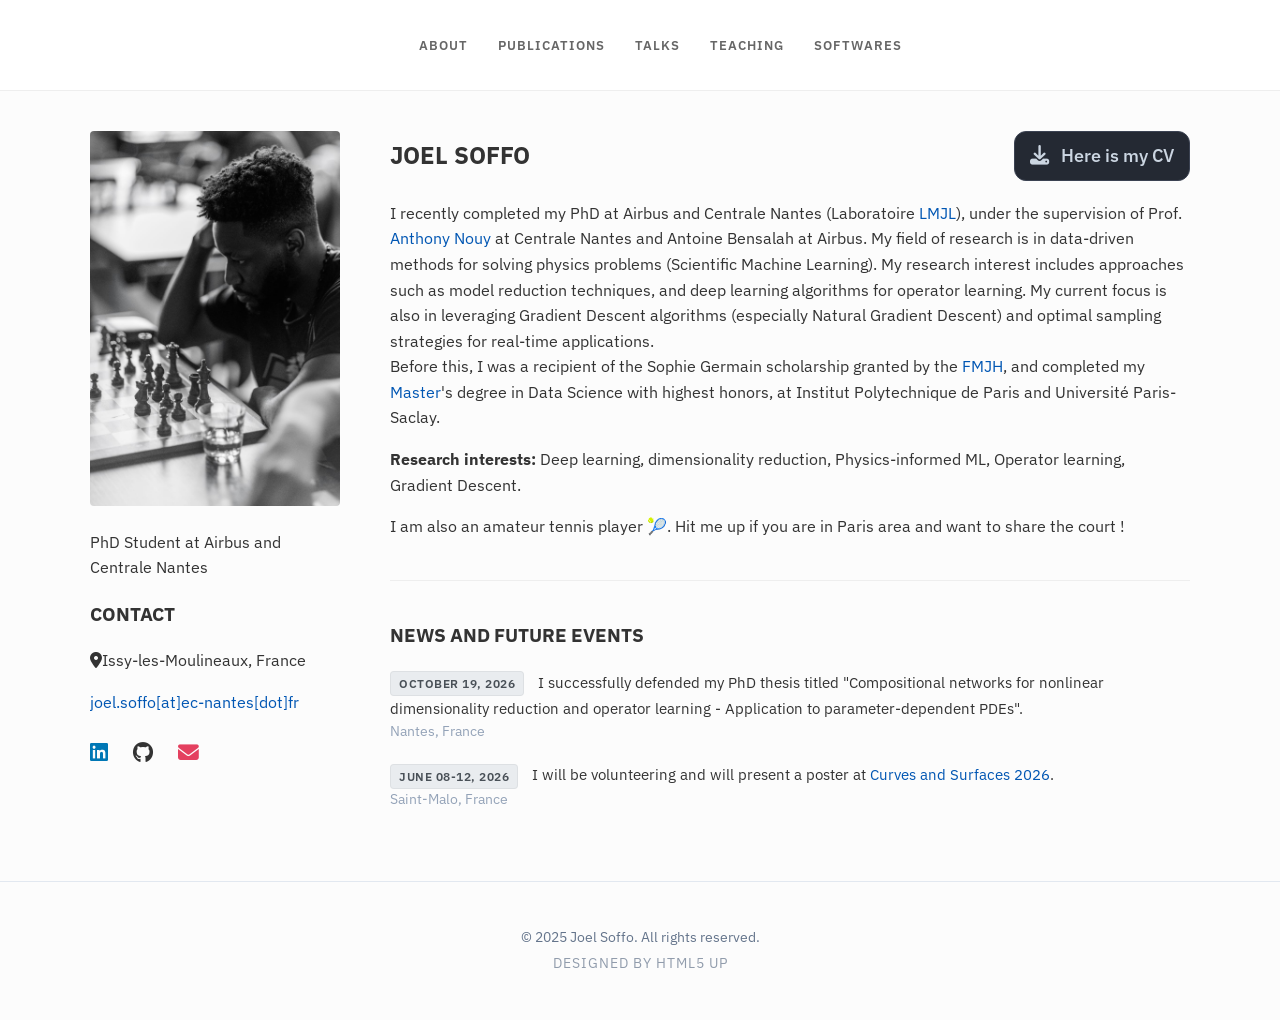
<file: index.html>
<!DOCTYPE html>
<html lang="en">
<head>
    <meta charset="UTF-8">
<!--    <meta name="viewport" content="width=device-width, initial-scale=1.0">-->
    <meta name="author" content="Joel Soffo">
    <title> Joel Soffo </title>
    <link rel="icon" type="image/jpeg" href="Figures/roblox.jpeg">
    <link rel="stylesheet" href="style.css">
    <link href="https://fonts.googleapis.com/css2?family=IBM+Plex+Sans:wght@300;400;600&display=swap" rel="stylesheet">
  <link rel="stylesheet" href="https://cdnjs.cloudflare.com/ajax/libs/font-awesome/6.5.1/css/all.min.css">
</head>
<body>

    <nav>
        <ul>
            <li><a href="index.html">ABOUT</a></li>
            <li><a href="publications.html">PUBLICATIONS</a></li>
<!--            <li><a href="#softwares">SOFTWARES</a></li>-->
            <li><a href="talks.html">TALKS</a></li>
            <li><a href="teaching.html">TEACHING</a></li>
            <li><a href="softwares.html">SOFTWARES</a></li>
        </ul>
    </nav>

    <main class="container">
        <aside class="sidebar">
            <img src="Figures/photo_joel.jpeg" alt="Profile Picture" class="profile-img">
            <p class="title">PhD Student at Airbus and Centrale Nantes</p>

            <div class="contact-info">
                <h3>CONTACT</h3>
                <p><i class="fas fa-map-marker-alt"> </i>Issy-les-Moulineaux, France</p>
                <p><a href="joel.soffo@ec-nantes.fr">joel.soffo[at]ec-nantes[dot]fr</a></p>
            </div>

            <div class="social-links">
<!--                <a href="#">📧</a> <a href="#">🐙</a> <a href="#">🔗</a>-->
                <a href="https://fr.linkedin.com/in/joelsoffo" target="_blank" style="color: #0077b5;">
          <i class="fab fa-linkedin"></i>
              </a>
                <a href="https://github.com/JoelSOFFO" target="_blank" style="color: #333;">
            <i class="fab fa-github"></i>
          </a>
                <a href="joel.soffo@ec-nantes.fr" style="color: #e4405f;">
            <i class="fas fa-envelope"></i>
          </a>
            </div>
        </aside>

        <section class="content">
            <div id="about">
                <div class="header-flex">
                <h1>JOEL SOFFO</h1>
                 <a href="Figures/Joel_Soffo_resume.pdf" class="download-btn" target="_blank">
                  <i class="fa-solid fa-download"></i>
                  <span>Here is my CV</span>
              </a>
                  </div>
                <p>
                    I recently completed my PhD at Airbus and Centrale Nantes (Laboratoire <a href="https://www.math.sciences.univ-nantes.fr/">LMJL</a>),
                    under the supervision of Prof. <a href="https://anthony-nouy.github.io/">Anthony Nouy</a> at Centrale Nantes and Antoine Bensalah at Airbus.
                My field of research is in data-driven methods for solving physics problems (Scientific Machine Learning).
                My research interest includes approaches such as model reduction techniques,
                  and deep learning algorithms for operator learning.
                  My current focus is also in leveraging Gradient Descent algorithms (especially Natural Gradient Descent)
                  and optimal sampling strategies for real-time applications.

                  <br>
                  Before this, I was a recipient of the Sophie Germain scholarship granted by the <a href="https://www.fondation-hadamard.fr/en/">FMJH</a>,
                    and completed my <a href="https://www.ip-paris.fr/en/education/masters/applied-mathematics-and-statistics-program/master-year-2-data-science">Master</a>'s degree
                    in Data Science with highest honors, at Institut Polytechnique de Paris and Université Paris-Saclay.
                </p>
                <p>
                  <strong> Research interests:</strong> Deep learning, dimensionality reduction, Physics-informed ML, Operator learning, Gradient Descent.
                </p>
              <p>
                 I am also an amateur tennis player 🎾.
                Hit me up if you are in Paris area and want to share the court !
              </p>

<!--                <p>Check out my <a href="cv.pdf">CV as of 2026</a>.</p>-->
            </div>

            <hr>

            <div id="events">

                <h3>NEWS AND FUTURE EVENTS</h3>
                <ul class="pub-list">
                   <li>
                        <span class="date-tag">October 19, 2026</span>
                        I successfully defended my PhD thesis titled "Compositional networks for nonlinear dimensionality reduction
                       and operator learning - Application to parameter-dependent PDEs".
                       <span class="address-info"> Nantes, France</span>
                    </li>
                     <li>
                        <span class="date-tag">June 08-12, 2026</span>
                        I will be volunteering and will present a poster at <a href="https://cs2026.sciencesconf.org/">Curves and Surfaces 2026</a>.

                       <span class="address-info"> Saint-Malo, France</span>
                    </li>
                </ul>
            </div>
        </section>
    </main>
<footer>
    <div class="footer-content">
        <p>&copy; 2025 Joel Soffo. All rights reserved.</p>
        <p class="design-credit">Designed by HTML5 UP</p>
    </div>
</footer>
</body>
</html>
</file>
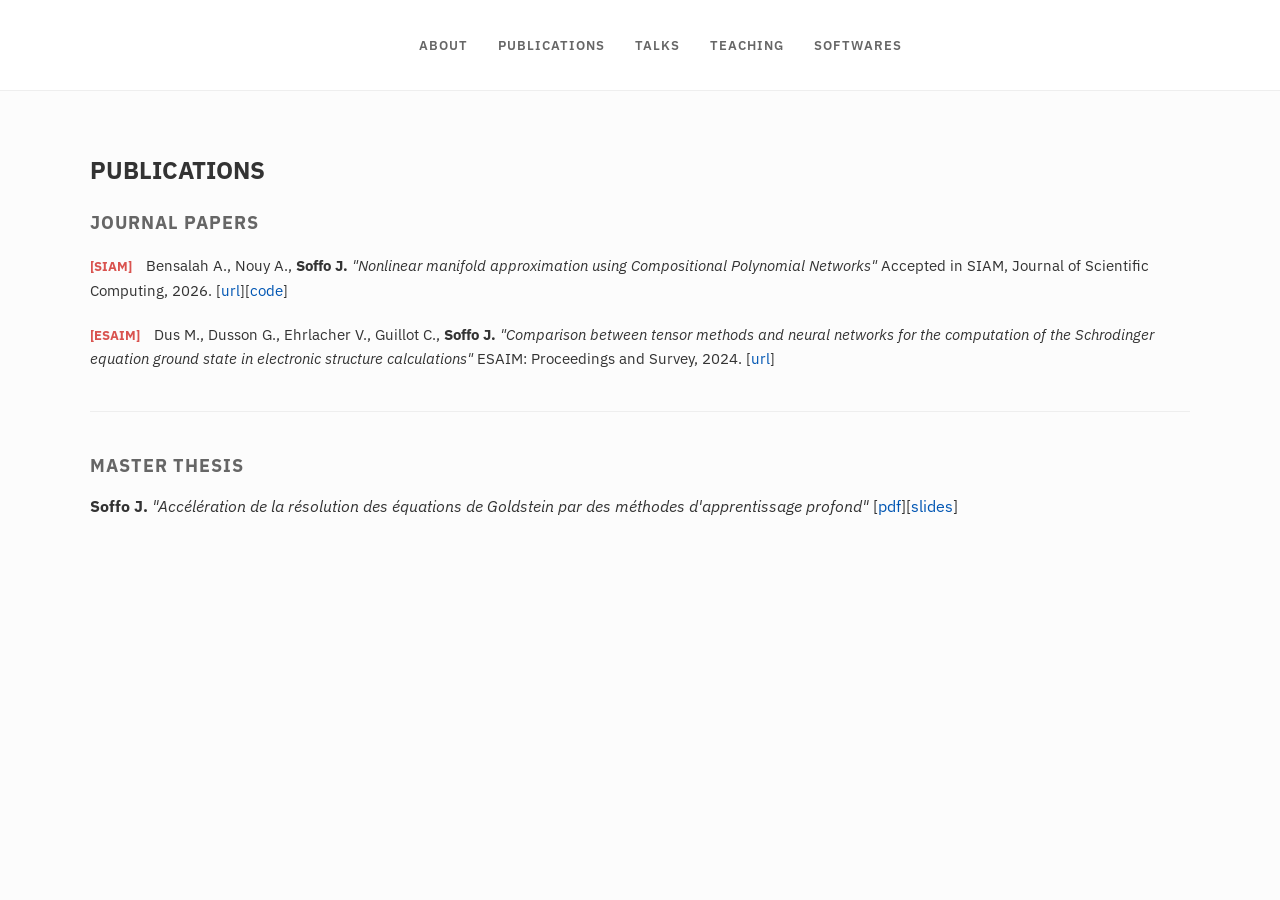
<file: publications.html>
<!DOCTYPE html>
<html lang="en">
<head>
    <meta charset="UTF-8">
    <meta name="viewport" content="width=device-width, initial-scale=1.0">
    <title> Joel Soffo </title>
    <link rel="icon" type="image/jpeg" href="Figures/roblox.jpeg">
    <link rel="stylesheet" href="style.css">
    <link href="https://fonts.googleapis.com/css2?family=IBM+Plex+Sans:wght@300;400;600&display=swap" rel="stylesheet">
  <link rel="stylesheet" href="https://cdnjs.cloudflare.com/ajax/libs/font-awesome/6.5.1/css/all.min.css">
</head>

<body>
    <nav>
        <ul>
            <li><a href="index.html">ABOUT</a></li>
            <li><a href="publications.html">PUBLICATIONS</a></li>
<!--            <li><a href="#softwares">SOFTWARES</a></li>-->
            <li><a href="talks.html">TALKS</a></li>
            <li><a href="teaching.html">TEACHING</a></li>
            <li><a href="softwares.html">SOFTWARES</a></li>
        </ul>
    </nav>

    <main class="container">

        <section class="content">
            <h1>PUBLICATIONS</h1>

            <div id="journal_papers">

                <h2>JOURNAL PAPERS</h2>
                <ul class="pub-list">
                    <li>
                        <span class="journal-tag">[SIAM]</span>
                        Bensalah A., Nouy A., <strong>Soffo J.</strong>
                        <em>"Nonlinear manifold approximation using Compositional Polynomial Networks"</em>
                        Accepted in SIAM, Journal of Scientific Computing, 2026.
                        [<a href="https://www.arxiv.org/abs/2502.05088">url</a>][<a href="https://github.com/JoelSOFFO/CPN_MOR">code</a>]
                    </li>
                    <li>
                        <span class="journal-tag">[ESAIM]</span>
                        Dus M., Dusson G., Ehrlacher V., Guillot C., <strong>Soffo J.</strong>
                        <em>"Comparison between tensor methods and neural networks for the computation
                            of the Schrodinger equation ground state in electronic structure calculations"</em>
                        ESAIM: Proceedings and Survey, 2024.
                        [<a href="https://www.esaim-proc.org/articles/proc/abs/2025/04/proc25081004/proc25081004.html">url</a>]
                    </li>
                </ul>

            </div>


            <hr>

            <div id="master_thesis">
               <h2>MASTER THESIS</h2>

                <strong>Soffo J.</strong>
                <em>"Accélération de la résolution des équations de Goldstein par des méthodes d'apprentissage profond"</em>
                    [<a href="Figures/Rapport_stage_Joel_Soffo.pdf">pdf</a>][<a href="Figures/Presentation_stage_Joel_Soffo.pdf">slides</a>]

            </div>

        </section>
    </main>
</body>
</html>
</file>
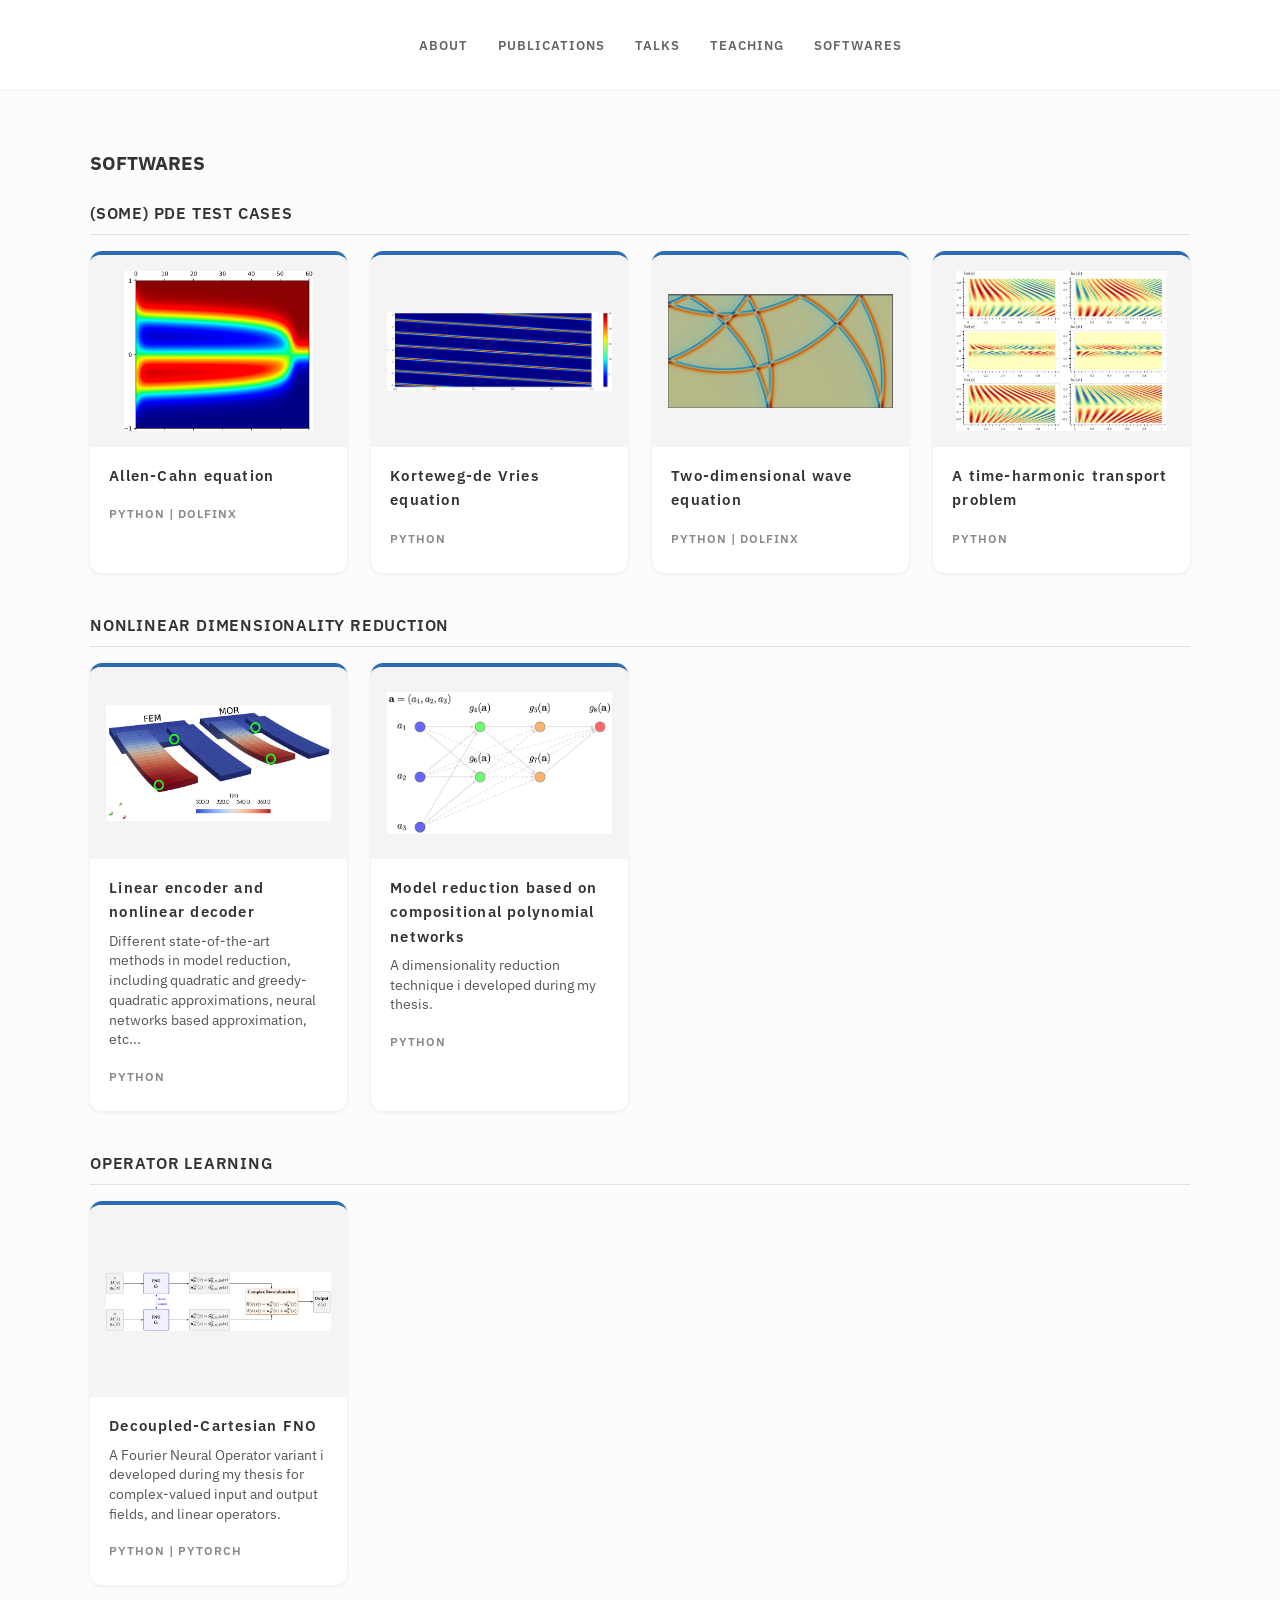
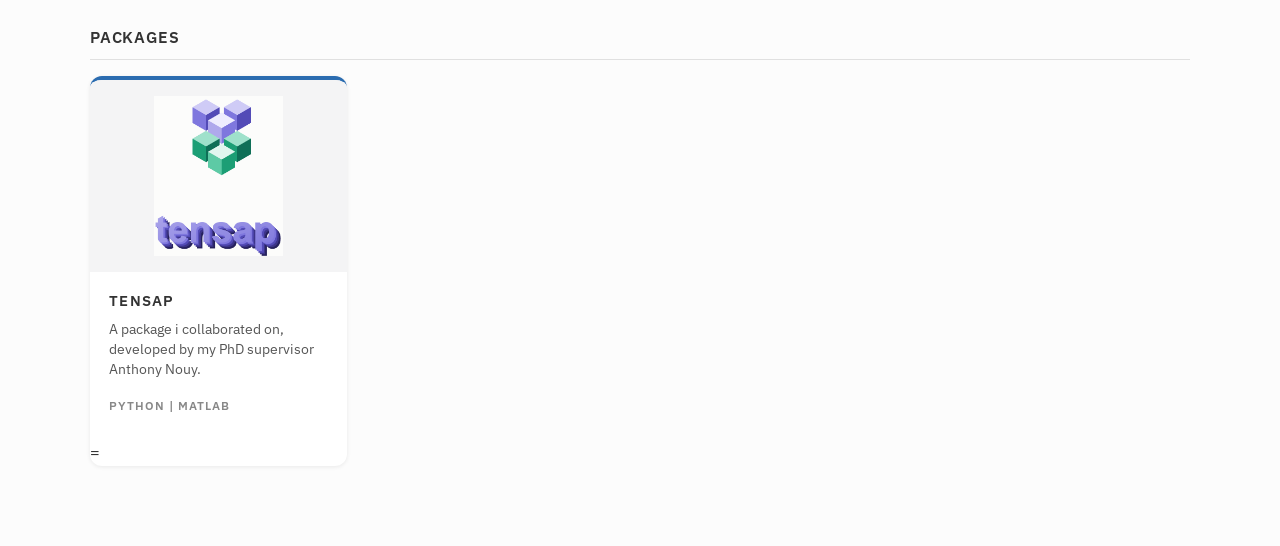
<file: softwares.html>
<!DOCTYPE html>
<html lang="en">
<head>
    <meta charset="UTF-8">
    <meta name="viewport" content="width=device-width, initial-scale=1.0">
    <title> Joel Soffo </title>
    <link rel="icon" type="image/jpeg" href="Figures/roblox.jpeg">
    <link rel="stylesheet" href="style.css">
    <link href="https://fonts.googleapis.com/css2?family=IBM+Plex+Sans:wght@300;400;600&display=swap" rel="stylesheet">
  <link rel="stylesheet" href="https://cdnjs.cloudflare.com/ajax/libs/font-awesome/6.5.1/css/all.min.css">
</head>

<body>
    <nav>
        <ul>
            <li><a href="index.html">ABOUT</a></li>
            <li><a href="publications.html">PUBLICATIONS</a></li>
<!--            <li><a href="#softwares">SOFTWARES</a></li>-->
            <li><a href="talks.html">TALKS</a></li>
            <li><a href="teaching.html">TEACHING</a></li>
            <li><a href="softwares.html">SOFTWARES</a></li>
        </ul>
    </nav>

    <main class="container">

        <section class="content">
        <h3>SOFTWARES</h3>

        <div class="software-group">
            <h4>(Some) PDE test cases</h4>
            <div class="software-grid">

                <a href="https://github.com/JoelSOFFO/pde_test_cases/tree/main/Allen_Cahn" class="software-card" target="_blank">
                    <div class="card-image">
                        <img src="Figures/ac_data.png" alt="Benchmark 1">
                    </div>
                    <div class="card-body">
                        <h5>Allen-Cahn equation</h5>
                        <p></p>
                        <span class="tag">PYTHON | Dolfinx </span>
                    </div>
                </a>

                <a href="https://github.com/JoelSOFFO/pde_test_cases/tree/main/KdV" class="software-card" target="_blank">
                    <div class="card-image">
                        <img src="Figures/kdv.png" alt="Benchmark 2">
                    </div>
                    <div class="card-body">
                        <h5>Korteweg-de Vries equation</h5>
                        <p></p>
                        <span class="tag">PYTHON</span>
                    </div>
                </a>

                <a href="https://github.com/JoelSOFFO/pde_test_cases/tree/main/Wave_2d" class="software-card" target="_blank">
                    <div class="card-image">
                        <img src="Figures/wave_data.png" alt="Benchmark 1">
                    </div>
                    <div class="card-body">
                        <h5>Two-dimensional wave equation</h5>
                        <p></p>
                        <span class="tag">PYTHON | Dolfinx</span>
                    </div>
                </a>

                <a href="https://github.com/JoelSOFFO/pde_test_cases/tree/main/harmonic_transport" class="software-card" target="_blank">
                    <div class="card-image">
                        <img src="Figures/harmonic_transport.png" alt="Benchmark 1">
                    </div>
                    <div class="card-body">
                        <h5>A time-harmonic transport problem</h5>
                        <p></p>
                        <span class="tag">PYTHON</span>
                    </div>
                </a>

            </div>
        </div>

        <div class="software-group">
            <h4>Nonlinear dimensionality reduction</h4>
            <div class="software-grid">

                <a href="https://github.com/JoelSOFFO/CPN_MOR" class="software-card" target="_blank">
                    <div class="card-image">
                        <img src="Figures/mor.png" alt="Benchmark 3">
                    </div>
                    <div class="card-body">
                        <h5>Linear encoder and nonlinear decoder</h5>
                        <p>Different state-of-the-art methods in model reduction, including quadratic and greedy-quadratic
                        approximations, neural networks based approximation, etc...</p>
                        <span class="tag">PYTHON</span>
                    </div>
                </a>

                <a href="https://github.com/JoelSOFFO/CPN_MOR" class="software-card" target="_blank">
                    <div class="card-image">
                        <img src="Figures/cpn.png" alt="Benchmark 3">
                    </div>
                    <div class="card-body">
                        <h5>Model reduction based on compositional polynomial networks</h5>
                        <p>A dimensionality reduction technique i developed during my thesis.</p>
                        <span class="tag">PYTHON</span>
                    </div>
                </a>

            </div>
        </div>

        <div class="software-group">
            <h4>Operator learning</h4>
            <div class="software-grid">

                <a href="https://github.com/JoelSOFFO/DC_FNO" class="software-card" target="_blank">
                    <div class="card-image">
                        <img src="Figures/dc_fno.png" alt="Benchmark 3">
                    </div>
                    <div class="card-body">
                        <h5>Decoupled-Cartesian FNO</h5>
                        <p>A Fourier Neural Operator variant i developed during my thesis for complex-valued input and output fields, and
                        linear operators.</p>
                        <span class="tag">PYTHON | PYTORCH</span>
                    </div>
                </a>

            </div>
        </div>

        <div class="software-group">
            <h4>Packages</h4>
            <div class="software-grid">

                <a href="https://anthony-nouy.github.io/tensap/" class="software-card" target="_blank">
                    <div class="card-image">
                        <img src="Figures/tensap.png" alt="Benchmark 3">
                    </div>
                    <div class="card-body">
                        <h5>TENSAP</h5>
                        <p>A package i collaborated on, developed by my PhD supervisor Anthony Nouy.</p>
                        <span class="tag">PYTHON | MATLAB</span>
                    </div>=
                </a>

            </div>
        </div>

        </section>
    </main>
</body>
</html>
</file>
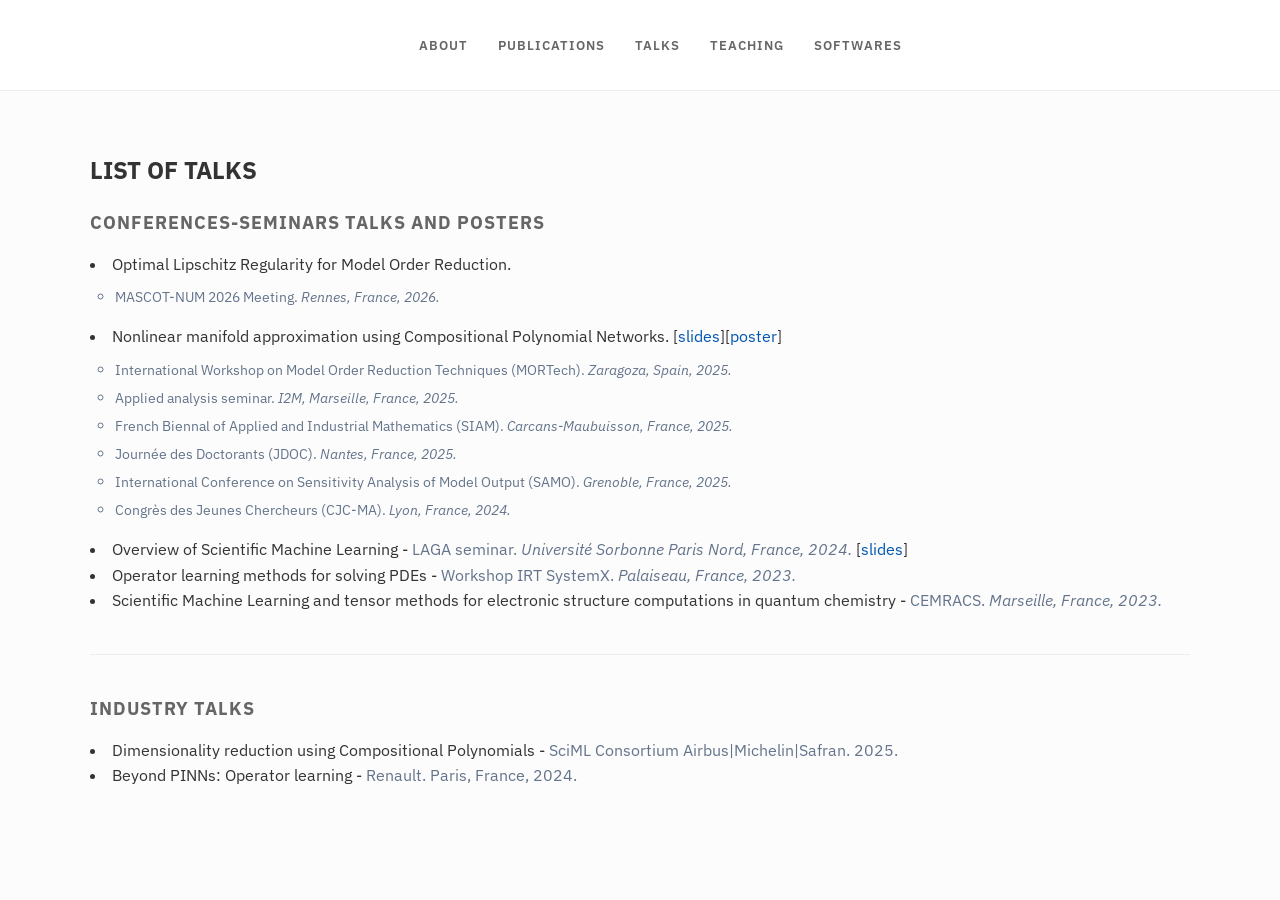
<file: talks.html>
<!DOCTYPE html>
<html lang="en">
<head>
    <meta charset="UTF-8">
    <meta name="viewport" content="width=device-width, initial-scale=1.0">
    <title> Joel Soffo </title>
    <link rel="icon" type="image/jpeg" href="Figures/roblox.jpeg">
    <link rel="stylesheet" href="style.css">
    <link href="https://fonts.googleapis.com/css2?family=IBM+Plex+Sans:wght@300;400;600&display=swap" rel="stylesheet">
  <link rel="stylesheet" href="https://cdnjs.cloudflare.com/ajax/libs/font-awesome/6.5.1/css/all.min.css">
</head>

<body>
    <nav>
        <ul>
            <li><a href="index.html">ABOUT</a></li>
            <li><a href="publications.html">PUBLICATIONS</a></li>
<!--            <li><a href="#softwares">SOFTWARES</a></li>-->
            <li><a href="talks.html">TALKS</a></li>
            <li><a href="teaching.html">TEACHING</a></li>
            <li><a href="softwares.html">SOFTWARES</a></li>
        </ul>
    </nav>

    <main class="container">

        <section class="content">
            <h1>LIST OF TALKS</h1>

            <div id="conferences">

                <h2>CONFERENCES-SEMINARS TALKS AND POSTERS</h2>
                <li>
                Optimal Lipschitz Regularity for Model Order Reduction.
                    <ul class="sub-list">
                   <li>
                    MASCOT-NUM 2026 Meeting.
                    <span class="address-talks"> <em> Rennes, France, 2026.</em></span>
                </li>
                    </ul>
                </li>
                <li>
                Nonlinear manifold approximation using Compositional Polynomial Networks.
                    [<a href="Figures/Slides_Marseille_2025.pdf">slides</a>][<a href="Figures/Poster_MORTech.pdf">poster</a>]
                    <ul class="sub-list">
                <li>
                    International Workshop on Model Order Reduction Techniques (MORTech).
                    <span class="address-talks"> <em>Zaragoza, Spain, 2025.</em></span>
                </li>
                    <li>
                    Applied analysis seminar.
                    <span class="address-talks"> <em>I2M, Marseille, France, 2025.</em></span>
                </li>
                   <li>
                    French Biennal of Applied and Industrial Mathematics (SIAM).
                    <span class="address-talks"> <em>Carcans-Maubuisson, France, 2025.</em></span>
                </li>
                   <li>
                    Journée des Doctorants (JDOC).
                    <span class="address-talks"> <em>Nantes, France, 2025.</em></span>
                </li>
                   <li>
                    International Conference on Sensitivity Analysis of Model Output (SAMO).
                    <span class="address-talks"> <em>Grenoble, France, 2025.</em></span>
                </li>
                <li>
                    Congrès des Jeunes Chercheurs (CJC-MA).
                    <span class="address-talks"> <em>Lyon, France, 2024.</em></span>
                </li>
            </ul>
                </li>
                <li>
                   Overview of Scientific Machine Learning - <span class="muted-text"> LAGA seminar. <em> Université Sorbonne Paris Nord, France, 2024.
                </em></span>[<a href="Figures/SciML_seminaire_LAGA_MSC_24_juin_2024.pdf">slides</a>]
                </li>
                <li>
                    Operator learning methods for solving PDEs - <span class="muted-text"> Workshop IRT SystemX. <em> Palaiseau,
                    France, 2023.</em></span>
                </li>
                <li>
                    Scientific Machine Learning and tensor methods for electronic structure computations in quantum chemistry -
                    <span class="muted-text"> CEMRACS. <em> Marseille, France, 2023.</em></span>

                </li>

            </div>


            <hr>

            <div id="industrial">
                <h2>INDUSTRY TALKS</h2>
                     <li>
                        Dimensionality reduction using Compositional Polynomials - <span class="muted-text"> SciML Consortium Airbus|Michelin|Safran. 2025. </span>
                    </li>
                    <li>
                        Beyond PINNs: Operator learning - <span class="muted-text"> Renault. Paris, France, 2024.</span>
                    </li>

            </div>
        </section>
    </main>
</body>
</html>
</file>
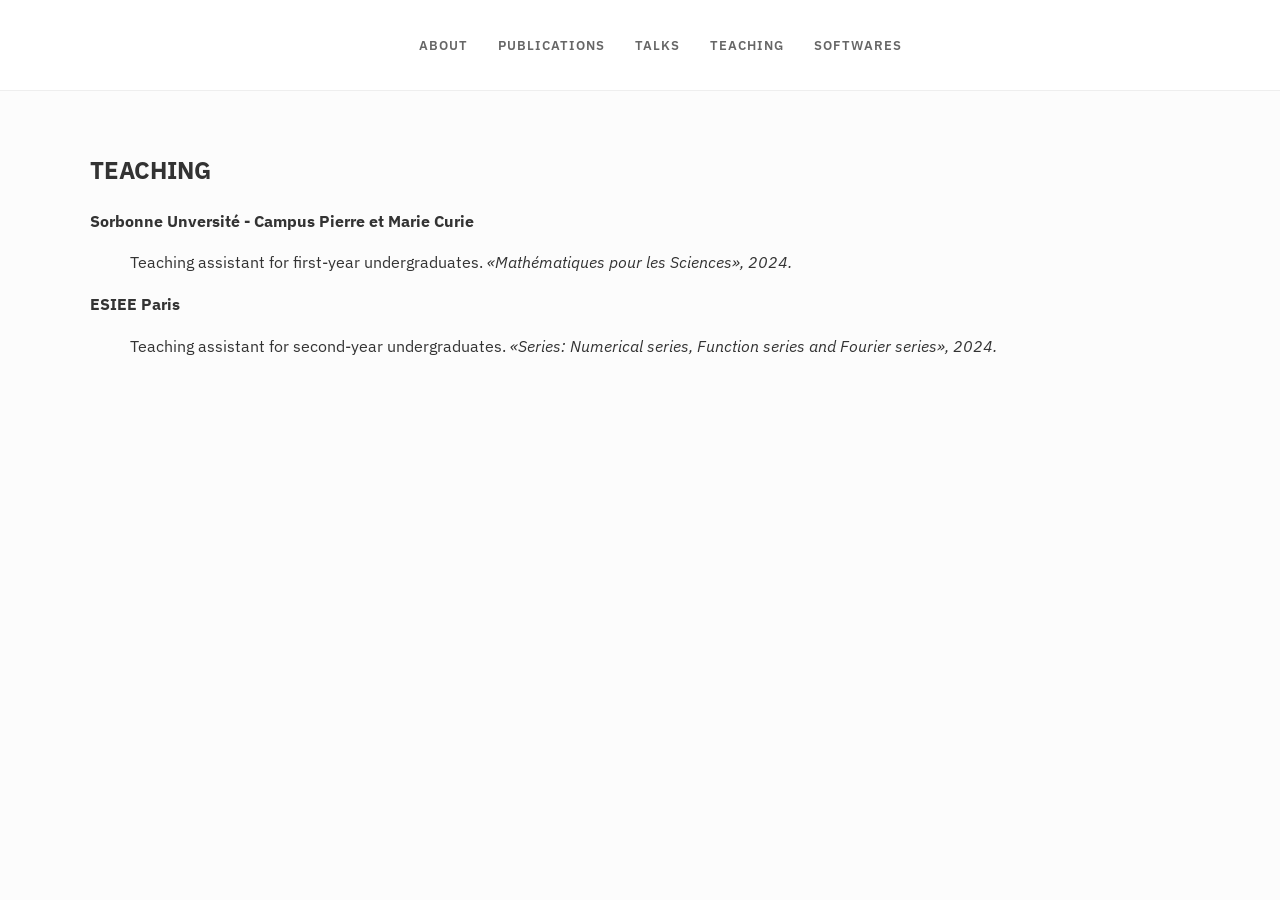
<file: teaching.html>
<!DOCTYPE html>
<html lang="en">
<head>
    <meta charset="UTF-8">
    <meta name="viewport" content="width=device-width, initial-scale=1.0">
    <title> Joel Soffo </title>
    <link rel="icon" type="image/jpeg" href="Figures/roblox.jpeg">
    <link rel="stylesheet" href="style.css">
    <link href="https://fonts.googleapis.com/css2?family=IBM+Plex+Sans:wght@300;400;600&display=swap" rel="stylesheet">
  <link rel="stylesheet" href="https://cdnjs.cloudflare.com/ajax/libs/font-awesome/6.5.1/css/all.min.css">
</head>

<body>
    <nav>
        <ul>
            <li><a href="index.html">ABOUT</a></li>
            <li><a href="publications.html">PUBLICATIONS</a></li>
<!--            <li><a href="#softwares">SOFTWARES</a></li>-->
            <li><a href="talks.html">TALKS</a></li>
            <li><a href="teaching.html">TEACHING</a></li>
            <li><a href="softwares.html">SOFTWARES</a></li>
        </ul>
    </nav>

    <main class="container">

        <section class="content">
            <h1>TEACHING</h1>

            <div id="teaching">
                    <strong> Sorbonne Unversité - Campus Pierre et Marie Curie </strong>
                    <ul>
                        Teaching assistant for first-year undergraduates. <em> «Mathématiques pour les Sciences», 2024. </em>
                    </ul>

                    <strong> ESIEE Paris </strong>
                    <ul>
                            Teaching assistant for second-year undergraduates. <em> «Series: Numerical series, Function series and Fourier series», 2024.</em>
                    </ul>
            </div>

        </section>
    </main>
</body>
</html>
</file>
<file: style.css>
:root {
    --bg-color: #fcfcfc; /* Soft off-white */
    --sidebar-bg: #ffffff;
    --text-main: #333333;
    --text-muted: #666666;
    --accent-color: #0056b3; /* Professional Blue */
    --border-color: #eeeeee;
}

body {
    /*font-family: 'Inter', sans-serif;*/
    font-family: 'IBM Plex Sans', sans-serif;
    background-color: var(--bg-color);
    color: var(--text-main);
    line-height: 1.6;
    margin: 0;
}

nav {
    border-bottom: 1px solid var(--border-color);
    padding: 1rem 0;
    position: sticky;
    top: 0;
    background: white;
    z-index: 100;
}

nav ul {
    display: flex;
    justify-content: center;
    list-style: none;
    gap: 30px;
}

nav a {
    text-decoration: none;
    color: var(--text-muted);
    font-size: 0.8rem;
    letter-spacing: 1px;
    font-weight: 600;
}

.container {
    display: flex;
    max-width: 1100px;
    margin: 40px auto;
    gap: 50px;
    padding: 0 20px;
}

.sidebar {
    flex: 1;
    max-width: 250px;
}

.profile-img {
    width: 100%;
    border-radius: 4px;
    filter: grayscale(10%);
}

.content {
    flex: 3;
}

h1 { font-size: 1.5rem; margin-bottom: 20px; }
h2 { font-size: 1.1rem; color: var(--text-muted); text-transform: uppercase; letter-spacing: 1px; }

hr { border: 0; border-top: 1px solid var(--border-color); margin: 40px 0; }

.pub-list {
    list-style: none;
    padding: 0;
}

.pub-list li {
    margin-bottom: 20px;
    font-size: 0.95rem;
}

.journal-tag {
    color: #d9534f; /* Subtle red like in the screenshot */
    font-weight: bold;
    font-size: 0.8rem;
    margin-right: 10px;
}

a { color: var(--accent-color); text-decoration: none; }
a:hover { text-decoration: underline; }

@media (max-width: 768px) {
    .container { flex-direction: column; }
    .sidebar { max-width: 100%; text-align: center; }
}

.social-links {
    display: flex;       /* Aligns them in a row */
    gap: 25px;           /* Adjust this number for more/less space between icons */
    margin-top: 20px;    /* Adds space above the icon row */
    justify-content: flex-start; /* Aligns them to the left; use 'center' if you prefer */
}

.social-links a {
    font-size: 1.3rem;   /* Makes the icons bigger (1.5x the standard text size) */
    transition: transform 0.2s ease-in-out, opacity 0.2s;
    text-decoration: none;
}

/* Add a cool hover effect */
.social-links a:hover {
    transform: scale(1.2); /* Slightly grows the icon when you hover over it */
    opacity: 0.8;
}

.date-tag {
    display: inline-block;
    background-color: #e9ecef; /* Light grey background */
    color: #495057;            /* Darker grey text */
    font-size: 0.75rem;        /* Small and tidy */
    font-weight: 600;
    padding: 2px 8px;
    border-radius: 4px;
    margin-right: 10px;        /* Space before the title */
    vertical-align: middle;
    text-transform: uppercase;
    letter-spacing: 0.5px;
    border: 1px solid rgba(0,0,0,0.05); /* Very faint border for depth */
}

/* Optional: Different color for 'In Press' or 'Upcoming' */
.date-tag.highlight {
    background-color: #d1e7dd; /* Light green */
    color: #0f5132;
}

/*.address-tag {*/
/*    !*background-color: #e0e7ff; !* Soft Indigo *!*!*/
/*    color: #4338ca;*/
/*    border: 1px solid #c7d2fe;*/
/*}*/
/*.address-tag::before {*/
/*    content: "\f3c5"; !* Font Awesome Map Marker *!*/
/*    font-family: "Font Awesome 6 Free";*/
/*    font-weight: 900;*/
/*    margin-left: 20px;*/
/*    font-size: 0.9rem;*/
/*}*/

/*.address-text {*/
/*    content: "\f3c5";*/
/*    color: #94a3b8; !* A light slate grey *!*/
/*    font-size: 0.85rem;*/
/*    font-weight: 400;*/
/*    margin-left: 25px; !* Added space here *!*/
/*    display: inline-flex;*/
/*    align-items: center;*/
/*}*/

/*.address-text i {*/
/*    margin-right: 5px;*/
/*    font-size: 0.8rem;*/
/*}*/

.address-info {
    color: #94a3b8;
    font-size: 0.85rem;
    display: flex;
    align-items: center;
    gap: 6px;           /* Space between the marker and the city name */
    white-space: nowrap;
}

.address-info i {
    color: #6366f1;     /* A nice indigo for the marker to make it pop slightly */
}

.activity-content {
    color: #334155;
    line-height: 1.5;
}

.sub-list {
    list-style-type: circle; /* Changes the dot to a hollow circle for sub-items */
    padding-left: 25px;
    margin-top: 8px;
    color: #64748b; /* Lighter grey for sub-items */
}

.sub-list li {
    margin-bottom: 5px;
    font-weight: 400; /* Normal weight for sub-details */
    font-size: 0.9rem;
}

/*.address-talks {*/
/*    color: #94a3b8;*/
/*    font-size: 0.85rem;*/
/*    display: flex;*/
/*    !*align-items: center;*!*/
/*    !*gap: 6px;           !* Space between the marker and the city name *!*!*/
/*    !*white-space: nowrap;*!*/
/*}*/

.muted-text {
    color: #64748b;
}

.download-btn {
    display: inline-flex;
    align-items: center;
    justify-content: center;
    gap: 12px;                  /* Space between icon and text */
    background-color: #242933;   /* The dark slate color from your image */
    color: #cbd5e1;             /* The light grey text color */
    padding: 10px 15px;
    border-radius: 12px;        /* Smooth rounded corners */
    text-decoration: none;
    font-weight: 550;
    font-size: 1.1rem;
    border: 1px solid #3b4252;  /* Subtle border for depth */
    transition: all 0.2s ease;
    cursor: pointer;
}

/* Hover effect to make it feel interactive */
.download-btn:hover {
    background-color: #2e3440;
    color: #ffffff;
    transform: translateY(-2px); /* Slight lift on hover */
    box-shadow: 0 4px 8px rgba(0, 0, 0, 0.2);
}

.download-btn i {
    font-size: 1.2rem;
}

.header-flex {
    display: flex;
    justify-content: space-between; /* Pushes items to opposite ends */
    align-items: center;           /* Vertically centers the title and button */
    margin-bottom: 20px;           /* Space between header and paragraph */
}

.header-flex h1 {
    margin: 0;                     /* Removes default margin to keep alignment perfect */
}

footer {
    width: 100%;
    padding: 40px 0;
    margin-top: 50px;
    border-top: 1px solid #e2e8f0; /* Subtle line to separate from content */
    text-align: center;
}

.footer-content p {
    color: #64748b; /* That Slate Grey (#64748b) we liked */
    font-size: 0.85rem;
    margin: 5px 0;
}

.design-credit {
    font-size: 0.75rem;
    text-transform: uppercase;
    letter-spacing: 1px;
    opacity: 0.7;
}

#software h3 {
    margin-top: 2rem;
}

.software-group {
    margin-bottom: 2.5rem;
}

.software-group h4 {
    font-weight: 600;
    font-size: 1rem;
    text-transform: uppercase;
    letter-spacing: 0.05em;
    border-bottom: 1px solid #e0e0e0;
    padding-bottom: 0.5rem;
    margin-bottom: 1rem;
    color: #333;
}

.software-grid {
    display: grid;
    grid-template-columns: repeat(auto-fill, minmax(220px, 1fr));
    gap: 1.5rem;
}

.software-card {
    display: block;
    text-decoration: none;
    color: inherit;
    background: #fff;
    border-radius: 12px;
    overflow: hidden;
    box-shadow: 0 1px 4px rgba(0,0,0,0.08);
    border-top: 4px solid #2b6cb0; /* accent color, vary per category */
    transition: transform 0.15s ease, box-shadow 0.15s ease;
}

.software-card:hover {
    transform: translateY(-3px);
    box-shadow: 0 6px 16px rgba(0,0,0,0.12);
}

.software-card .card-image {
    background: #f4f4f5;
    display: flex;
    align-items: center;
    justify-content: center;
    height: 160px;
    padding: 1rem;
}

.software-card .card-image img {
    max-width: 100%;
    max-height: 100%;
    object-fit: contain;
}

.software-card .card-body {
    padding: 1rem 1.2rem 1.4rem;
}

.software-card h5 {
    font-weight: 600;
    letter-spacing: 0.08em;
    font-size: 0.95rem;
    margin: 0 0 0.5rem;
}

.software-card p {
    font-size: 0.88rem;
    color: #555;
    line-height: 1.4;
    margin: 0 0 0.8rem;
}

.software-card .tag {
    font-size: 0.72rem;
    letter-spacing: 0.08em;
    font-weight: 600;
    color: #888;
    text-transform: uppercase;
}
</file>
